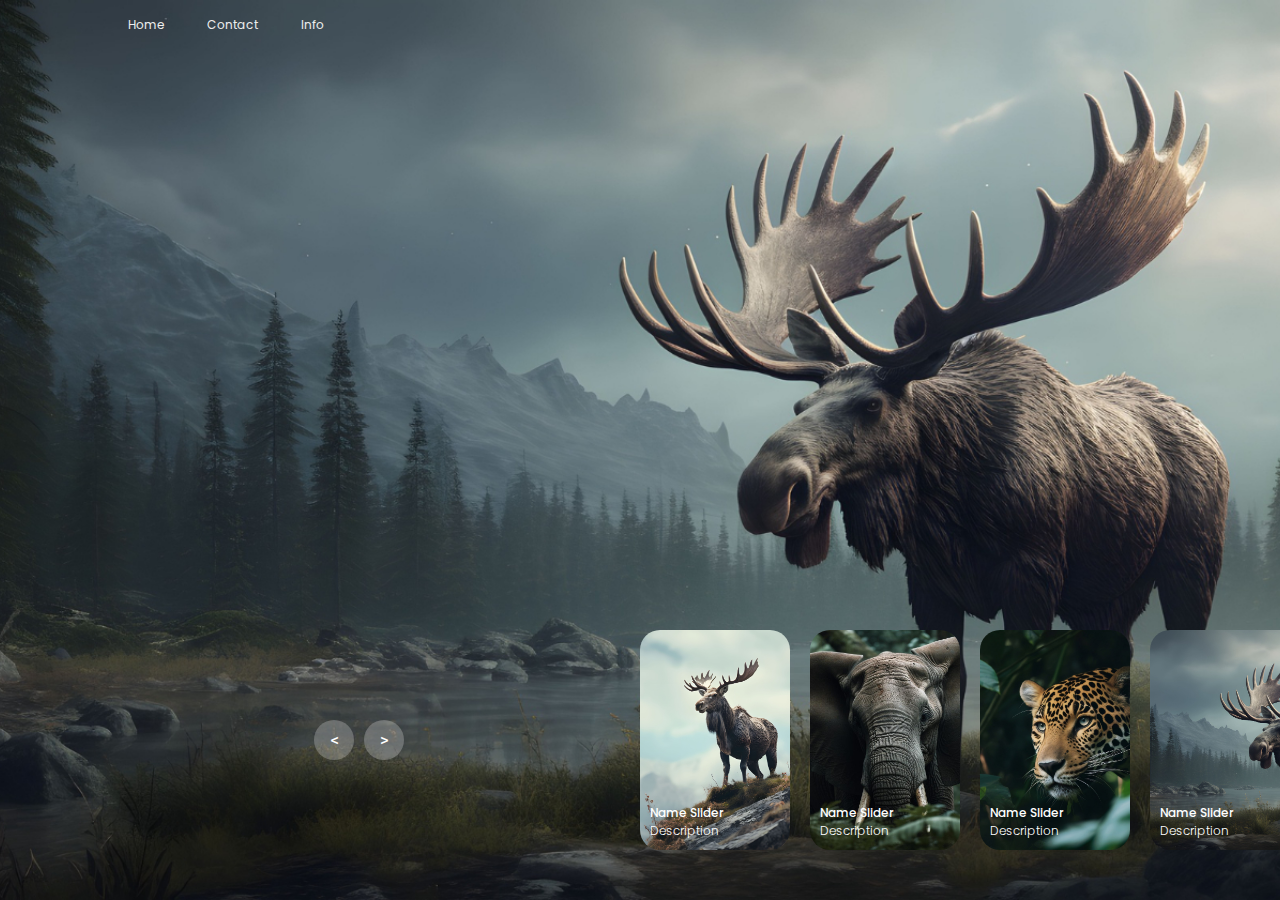
<file: index.html>
<!DOCTYPE html>
<html lang="en">
<head>
    <meta charset="UTF-8">
    <meta name="viewport" content="width=device-width, initial-scale=1.0">
    <title>Animal Slider Website</title>
    <link rel="stylesheet" href="style.css">
     
</head>
<body>
    

    <header>
        <nav>
            <a href="">Home</a>
            <a href="">Contact</a>
            <a href="">Info</a>
        </nav>
    </header>

    <div class="carousel">

        <div class="list">
            
            <div class="item">
                <img src="images/img1.jpg">
                <div class="content">
                    <div class="author">JS</div>
                    <div class="title">DESIGN SLIDER</div>
                    <div class="topic">ANIMAL</div>
                    <div class="des">
                        Lorem ipsum dolor sit amet, consectetur adipisicing elit. Magni, ipsa adipisci? Dignissimos, maiores. Consequuntur perferendis omnis dicta voluptatum, modi laudantium maxime debitis et libero ullam ducimus rem animi quidem enim, ipsa obcaecati repudiandae, a quis excepturi possimus ea reprehenderit error! Laborum voluptatibus totam adipisci impedit, fugiat eveniet consequatur itaque? Laborum.
                    </div>
                    <div class="buttons">
                        <button>SEE MORE</button>
                        <button> SUBSCRIBE</button>
                    </div>
                </div>
            </div>

            <div class="item">
                <img src="images/img2.jpg">
                <div class="content">
                    <div class="author">JS</div>
                    <div class="title">DESIGN SLIDER</div>
                    <div class="topic">ANIMAL</div>
                    <div class="des">
                        Lorem ipsum dolor sit amet, consectetur adipisicing elit. Magni, ipsa adipisci? Dignissimos, maiores. Consequuntur perferendis omnis dicta voluptatum, modi laudantium maxime debitis et libero ullam ducimus rem animi quidem enim, ipsa obcaecati repudiandae, a quis excepturi possimus ea reprehenderit error! Laborum voluptatibus totam adipisci impedit, fugiat eveniet consequatur itaque? Laborum.
                    </div>
                    <div class="buttons">
                        <button>SEE MORE</button>
                        <button> SUBSCRIBE</button>
                    </div>
                </div>
            </div>

            <div class="item">
                <img src="images/img3.jpg">
                <div class="content">
                    <div class="author">JS</div>
                    <div class="title">DESIGN SLIDER</div>
                    <div class="topic">ANIMAL</div>
                    <div class="des">
                        Lorem ipsum dolor sit amet, consectetur adipisicing elit. Magni, ipsa adipisci? Dignissimos, maiores. Consequuntur perferendis omnis dicta voluptatum, modi laudantium maxime debitis et libero ullam ducimus rem animi quidem enim, ipsa obcaecati repudiandae, a quis excepturi possimus ea reprehenderit error! Laborum voluptatibus totam adipisci impedit, fugiat eveniet consequatur itaque? Laborum.
                    </div>
                    <div class="buttons">
                        <button>SEE MORE</button>
                        <button> SUBSCRIBE</button>
                    </div>
                </div>
            </div>

            <div class="item">
                <img src="images/img4.jpg">
                <div class="content">
                    <div class="author">JS</div>
                    <div class="title">DESIGN SLIDER</div>
                    <div class="topic">ANIMAL</div>
                    <div class="des">
                        Lorem ipsum dolor sit amet, consectetur adipisicing elit. Magni, ipsa adipisci? Dignissimos, maiores. Consequuntur perferendis omnis dicta voluptatum, modi laudantium maxime debitis et libero ullam ducimus rem animi quidem enim, ipsa obcaecati repudiandae, a quis excepturi possimus ea reprehenderit error! Laborum voluptatibus totam adipisci impedit, fugiat eveniet consequatur itaque? Laborum.
                    </div>
                    <div class="buttons">
                        <button>SEE MORE</button>
                        <button> SUBSCRIBE</button>
                    </div>
                </div>
            </div>
        </div>

            <div class="thumbnail">

        <div class="item">
            <img src="images/img1.jpg">
            <div class="content">
                <div class="title"> Name Slider</div>
                <div class="description"> Description</div>
            </div>
        </div>

        <div class="item">
            <img src="images/img2.jpg">
            <div class="content">
                <div class="title"> Name Slider</div>
                <div class="description"> Description</div>
            </div>
        </div>

        <div class="item">
            <img src="images/img3.jpg">
            <div class="content">
                <div class="title"> Name Slider</div>
                <div class="description"> Description</div>
            </div>
        </div>

        <div class="item">
            <img src="images/img4.jpg">
            <div class="content">
                <div class="title"> Name Slider</div>
                <div class="description"> Description</div>
            </div>
        </div>


    </div>

    <div class="arrows">
        <button id="prev"><</button>
        <button id="next">></button>
    </div>

    <div class="time"></div>

    </div>










<script src="app.js">
</script>
</body>
</html>
</file>
<file: style.css>
@import url('https://fonts.googleapis.com/css2?family=Poppins:ital,wght@0,100;0,200;0,300;0,400;0,500;0,600;0,700;0,800;0,900;1,100;1,200;1,300;1,400;1,500;1,600;1,700;1,800;1,900&display=swap');
body{
    margin: 0;
    background-color: #000;
    color: #eee;
    font-family: Poppins;
    font-size: 12px;
}
a{
    text-decoration: none;
}
header{
    width: 1140px;
    max-width: 80%;
    margin: auto;
    height: 50px;
    display: flex;
    align-items: center;
    position: relative;
    z-index: 100;
}
header a{
    color: #eee;
    margin-right: 40px;
}
/* carousel */
.carousel{
    height: 100vh;
    margin-top: -50px;
    width: 100vw;
    overflow: hidden;
    position: relative;
}

.carousel .des {
    max-width: 500px;
}
.carousel .list .item{
    width: 100%;
    height: 100%;
    position: absolute;
    inset: 0 0 0 0;
}
.carousel .list .item img{
    width: 100%;
    height: 100%;
    object-fit: cover;
}
.carousel .list .item .content{
    position: absolute;
    top: 20%;
    width: 1140px;
    max-width: 80%;
    left: 50%;
    transform: translateX(-50%);
    padding-right: 30%;
    box-sizing: border-box;
    color: #fff;
    text-shadow: 0 5px 10px #0004;
}
.carousel .list .item .author{
    font-weight: bold;
    letter-spacing: 10px;
}
.carousel .list .item .title,
.carousel .list .item .topic{
    font-size: 5em;
    font-weight: bold;
    line-height: 1.3em;
}
.carousel .list .item .topic{
    color: #f1683a;
}
.carousel .list .item .buttons{
    display: grid;
    grid-template-columns: repeat(2, 130px);
    grid-template-rows: 40px;
    gap: 5px;
    margin-top: 20px;
}
.carousel .list .item .buttons button{
    border: none;
    background-color: #eee;
    letter-spacing: 3px;
    font-family: Poppins;
    font-weight: 500;
}
.carousel .list .item .buttons button:nth-child(2){
    background-color: transparent;
    border: 1px solid #fff;
    color: #eee;
}
/* thumbail */
.thumbnail{
    position: absolute;
    bottom: 50px;
    left: 50%;
    width: max-content;
    z-index: 100;
    display: flex;
    gap: 20px;
}
.thumbnail .item{
    width: 150px;
    height: 220px;
    flex-shrink: 0;
    position: relative;
}
.thumbnail .item img{
    width: 100%;
    height: 100%;
    object-fit: cover;
    border-radius: 20px;
}
.thumbnail .item .content{
    color: #fff;
    position: absolute;
    bottom: 10px;
    left: 10px;
    right: 10px;
}
.thumbnail .item .content .title{
    font-weight: 500;
}
.thumbnail .item .content .description{
    font-weight: 300;
}
/* arrows */
.arrows{
    position: absolute;
    top: 80%;
    right: 52%;
    z-index: 100;
    width: 300px;
    max-width: 30%;
    display: flex;
    gap: 10px;
    align-items: center;
}
.arrows button{
    width: 40px;
    height: 40px;
    border-radius: 50%;
    background-color: #eee4;
    border: none;
    color: #fff;
    font-family: monospace;
    font-weight: bold;
    transition: .5s;
}
.arrows button:hover{
    background-color: #fff;
    color: #000;
}

/* animation */
.carousel .list .item:nth-child(1){
    z-index: 1;
}

/* animation text in first item */

.carousel .list .item:nth-child(1) .content .author,
.carousel .list .item:nth-child(1) .content .title,
.carousel .list .item:nth-child(1) .content .topic,
.carousel .list .item:nth-child(1) .content .des,
.carousel .list .item:nth-child(1) .content .buttons
{
    transform: translateY(50px);
    filter: blur(20px);
    opacity: 0;
    animation: showContent .5s 1s linear 1 forwards;
}
@keyframes showContent{
    to{
        transform: translateY(0px);
        filter: blur(0px);
        opacity: 1;
    }
}
.carousel .list .item:nth-child(1) .content .title{
    animation-delay: 1.2s!important;
}
.carousel .list .item:nth-child(1) .content .topic{
    animation-delay: 1.4s!important;
}
.carousel .list .item:nth-child(1) .content .des{
    animation-delay: 1.6s!important;
}
.carousel .list .item:nth-child(1) .content .buttons{
    animation-delay: 1.8s!important;
}
/* create animation when next click */
.carousel.next .list .item:nth-child(1) img{
    width: 150px;
    height: 220px;
    position: absolute;
    bottom: 50px;
    left: 50%;
    border-radius: 30px;
    animation: showImage .5s linear 1 forwards;
}
@keyframes showImage{
    to{
        bottom: 0;
        left: 0;
        width: 100%;
        height: 100%;
        border-radius: 0;
    }
}

.carousel.next .thumbnail .item:nth-last-child(1){
    overflow: hidden;
    animation: showThumbnail .5s linear 1 forwards;
}
.carousel.prev .list .item img{
    z-index: 100;
}
@keyframes showThumbnail{
    from{
        width: 0;
        opacity: 0;
    }
}
.carousel.next .thumbnail{
    animation: effectNext .5s linear 1 forwards;
}

@keyframes effectNext{
    from{
        transform: translateX(150px);
    }
}

/* running time */

.carousel .time{
    position: absolute;
    z-index: 1000;
    width: 0%;
    height: 3px;
    background-color: #f1683a;
    left: 0;
    top: 0;
}

.carousel.next .time,
.carousel.prev .time{
    animation: runningTime 3s linear 1 forwards;
}
@keyframes runningTime{
    from{ width: 100%}
    to{width: 0}
}


/* prev click */

.carousel.prev .list .item:nth-child(2){
    z-index: 2;
}

.carousel.prev .list .item:nth-child(2) img{
    animation: outFrame 0.5s linear 1 forwards;
    position: absolute;
    bottom: 0;
    left: 0;
}
@keyframes outFrame{
    to{
        width: 150px;
        height: 220px;
        bottom: 50px;
        left: 50%;
        border-radius: 20px;
    }
}

.carousel.prev .thumbnail .item:nth-child(1){
    overflow: hidden;
    opacity: 0;
    animation: showThumbnail .5s linear 1 forwards;
}
.carousel.next .arrows button,
.carousel.prev .arrows button{
    pointer-events: none;
}
.carousel.prev .list .item:nth-child(2) .content .author,
.carousel.prev .list .item:nth-child(2) .content .title,
.carousel.prev .list .item:nth-child(2) .content .topic,
.carousel.prev .list .item:nth-child(2) .content .des,
.carousel.prev .list .item:nth-child(2) .content .buttons
{
    animation: contentOut 1.5s linear 1 forwards!important;
}

@keyframes contentOut{
    to{
        transform: translateY(-150px);
        filter: blur(20px);
        opacity: 0;
    }
}
@media screen and (max-width: 678px) {
    .carousel .list .item .content{
        padding-right: 0;
    }
    .carousel .list .item .content .title{
        font-size: 30px;
    }
}
</file>
